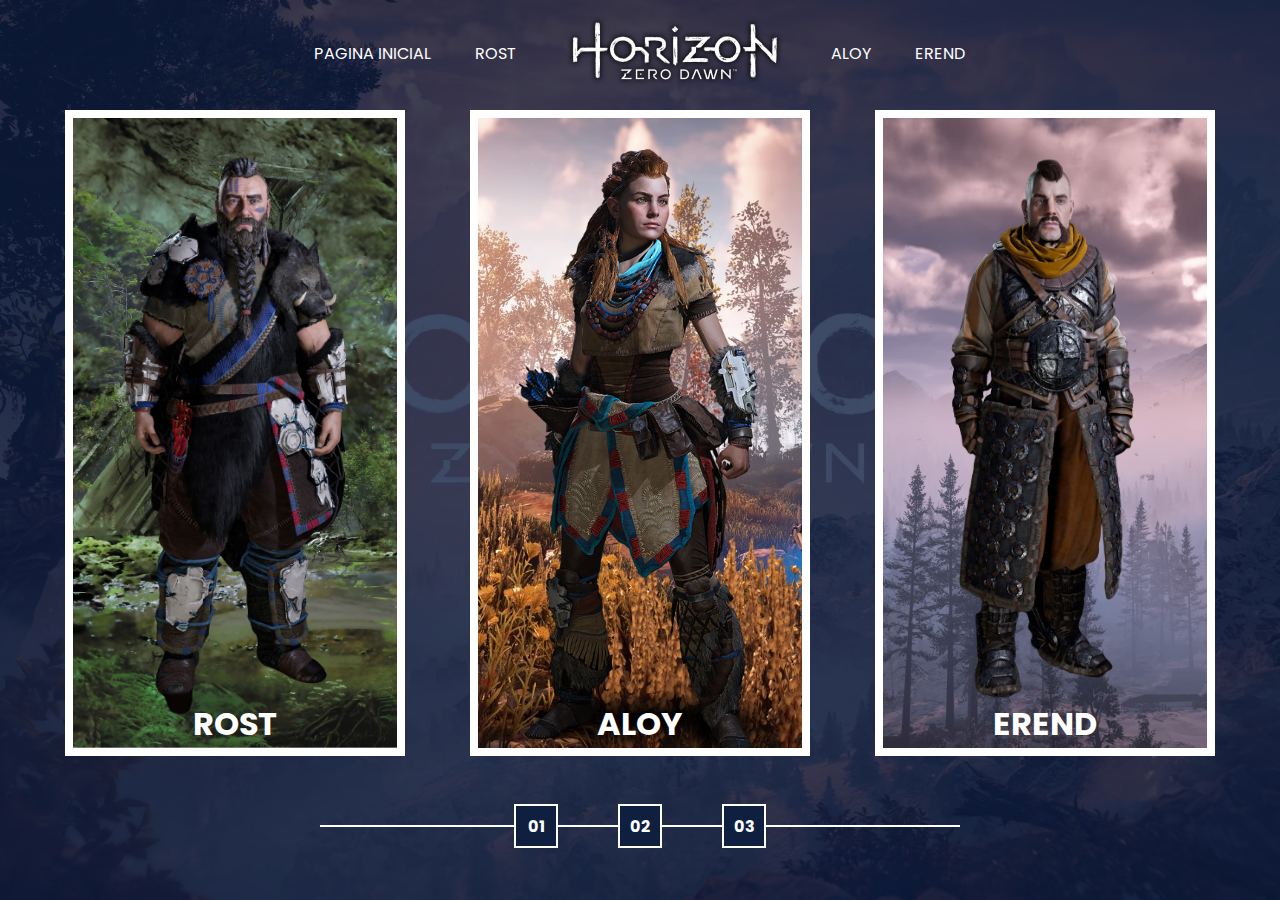
<file: index.html>
<!DOCTYPE html>
<html lang="pt-BR">
<head>
  <meta charset="UTF-8">
  <meta http-equiv="X-UA-Compatible" content="IE=edge">
  <meta name="viewport" content="width=device-width, initial-scale=1.0">
  <link rel="stylesheet" href="assets/css/home-page-styles.css">
  <script src="/assets/scripts/card-hover-animation.js" ></script>
  <title>Horizon Zero Dawn</title>
</head>
<body>
  <nav class="menu">
    <ul>
      <li class="menu__item">
        <a href="/">Pagina Inicial</a>
      </li>
      <li class="menu__item">
        <a href="#">Rost</a>
      </li>
      <li class="menu__item menu__icon">
        <img src="assets/images/icons/logo.png" alt="Logo Horizon Zero Dawn">
      </li>
      <li class="menu__item">
        <a href="#">Aloy</a>
      </li>
      <li class="menu__item">
        <a href="#">Erend</a>
      </li>
    </ul>
  </nav>
  <div class="container">
    <a href="#" class="card" id="horizon1">
      <img class="card__background" src="assets/images/rost-background.jpg" alt="">
      <img class="card__image" src="assets/images/rost.png" alt="Rost Horizon Zero Dawns">
      <h2 class="card__title">Rost</h2>
    </a>
    <a href="/pages/aloy/aloy.html" class="card" id="horizon2">
      <img class="card__background" src="assets/images/aloy-background.jpg" alt="">
      <img class="card__image" src="assets/images/aloy.png" alt="Aloy Horizon Zero Dawn">
      <h2 class="card__title">Aloy</h2>
    </a>
    <a href="#" class="card" id="horizon3">
      <img class="card__background" src="assets/images/erend-background.jpg" alt="">
      <img class="card__image" src="assets/images/erend.png" alt="Erend Horizon Zero Dawn">
      <h2 class="card__title">Erend</h2>
    </a>
  </div>

  <div class="controller">
    <div class="controller__button">
      01
    </div>
    <div class="controller__button">
      02
    </div>
    <div class="controller__button">
      03
    </div>
    <div class="controller__line"></div>
  </div>

</body>
</html>
</file>
<file: assets/css/home-page-styles.css>
@import url('/assets/css/reset.css');
@import url('/assets/css/global.css');

body {
  background-color: var(--primary-color);
}

body::before {
  content: "";
  background-image: url('/assets/images/background.jpg');
  background-repeat: no-repeat;
  background-position: center;
  background-size: cover;
  
  opacity: 0.2;
  width: 100%;
  height: 100%;
 
  position: absolute;
  transition: background-image 1s ease-in-out, opacity 1s ease-in-out;
}

.menu {
  position: relative;

  padding: 1rem 0;
  width: 100%;
  text-align: center;
  
}

.menu__item {
  display: inline-block;
  text-transform: uppercase;
  margin: 0 1.25rem;
}

.menu__icon {
  margin: 0 1.25rem;
  vertical-align: middle;
}

.container {
  display: flex;
  position: relative;
  align-items: center;
  justify-content: space-evenly;  
}

.card {
  border: 0.5rem solid white;
  width: calc(100% / 3 - 8%);
  height: 70vh;

  position: relative;
  transition: filter .5s ease-in-out;
}

.card__background {
  width: 100%;
  height: 100%;
  
  object-fit: cover;
  position: absolute;
  opacity: 1;
  transition: opacity 1s ease-in-out;
}

.card__image {
  width: 100%;
  height: 100%;
  object-fit: contain;
  position: relative;
  transition: 1s ease-in-out;
}

.card__title {
  font-size: 2rem;
  text-transform: uppercase;
  text-align: center;
  position: absolute;
  width: 100%;
  bottom: 0;
  transition: bottom 1s ease-in-out ;
}

.controller {
  position: relative;
  display: flex;
  justify-content: center;
  align-items: center;
  margin-top: 3rem;
}

.controller__button {
  display: flex;
  align-items: center;
  justify-content: center;
  width: 2.5rem;
  height: 2.5rem;
  border: 2px solid white;
  background-color: var(--primary-color);
  text-align: center;
  font-size: 1rem;
  font-weight: bold;
  cursor: pointer;
  z-index: 1;
  transition: transform 0.3s ease-in-out;
}

.controller__button:hover {
  transform: scale(1.1);
}

.controller__button:nth-child(2) {
  margin: 0 3.75rem;
}

.controller__line {
  background-color: white;
  width: 50%;
  height: 2px;
  position: absolute;
}

/* Hover Animation */

.card--hovered .card__background {
  cursor: pointer;
  opacity: 0;
}

.card--hovered .card__image {
  transform: scale(1.4);
  filter: drop-shadow(30px 10px 4px rgb(0, 0, 0, .5));
}

body#horizon1-hovered::before {
  background-image: url('/assets/images/rost-background.jpg');
}

body#horizon2-hovered::before {
  background-image: url('/assets/images/aloy-background.jpg');
}

body#horizon3-hovered::before {
  background-image: url('/assets/images/erend-background.jpg');
}

body[id^="horizon"]::before {
  opacity: 1;
}

body[id^="horizon"] .card:not(.card--hovered) {
  filter: grayscale(100%);
}

.card--hovered .card__title {
  bottom: 50%;
}
</file>
